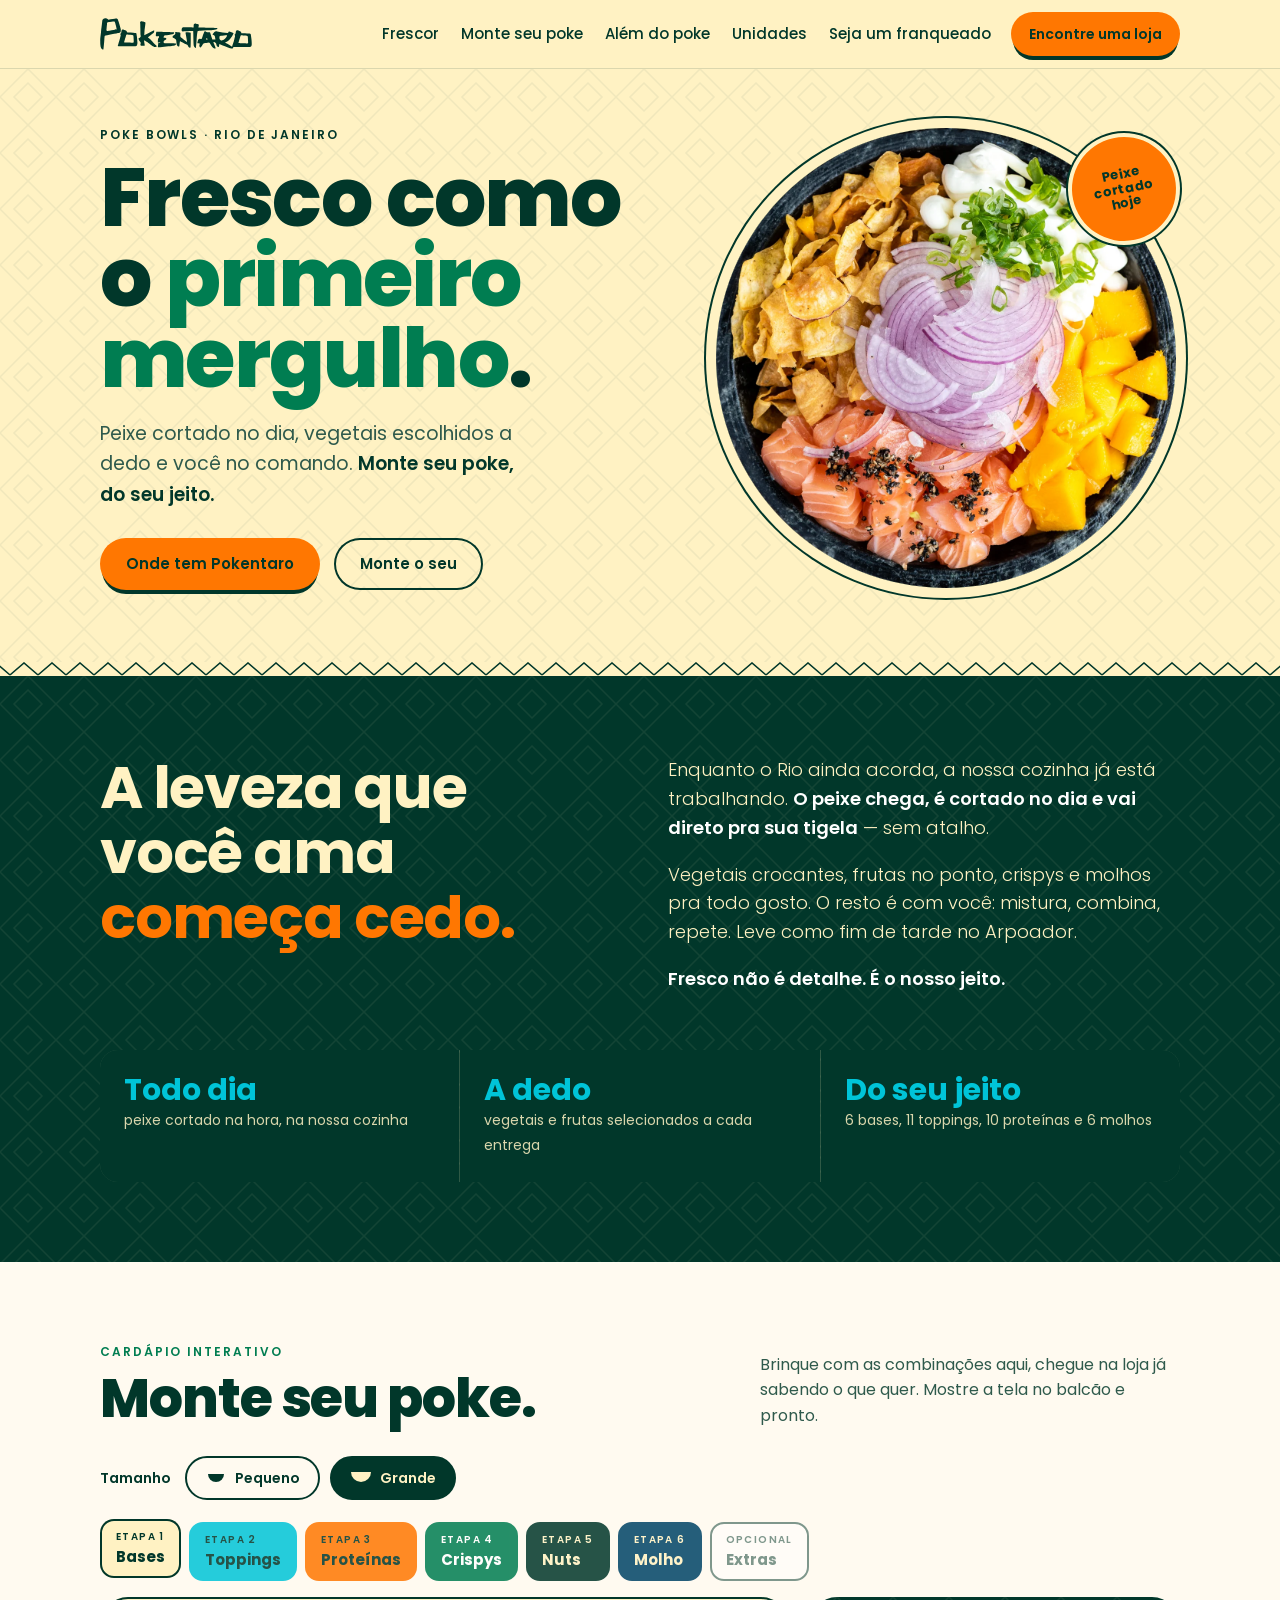
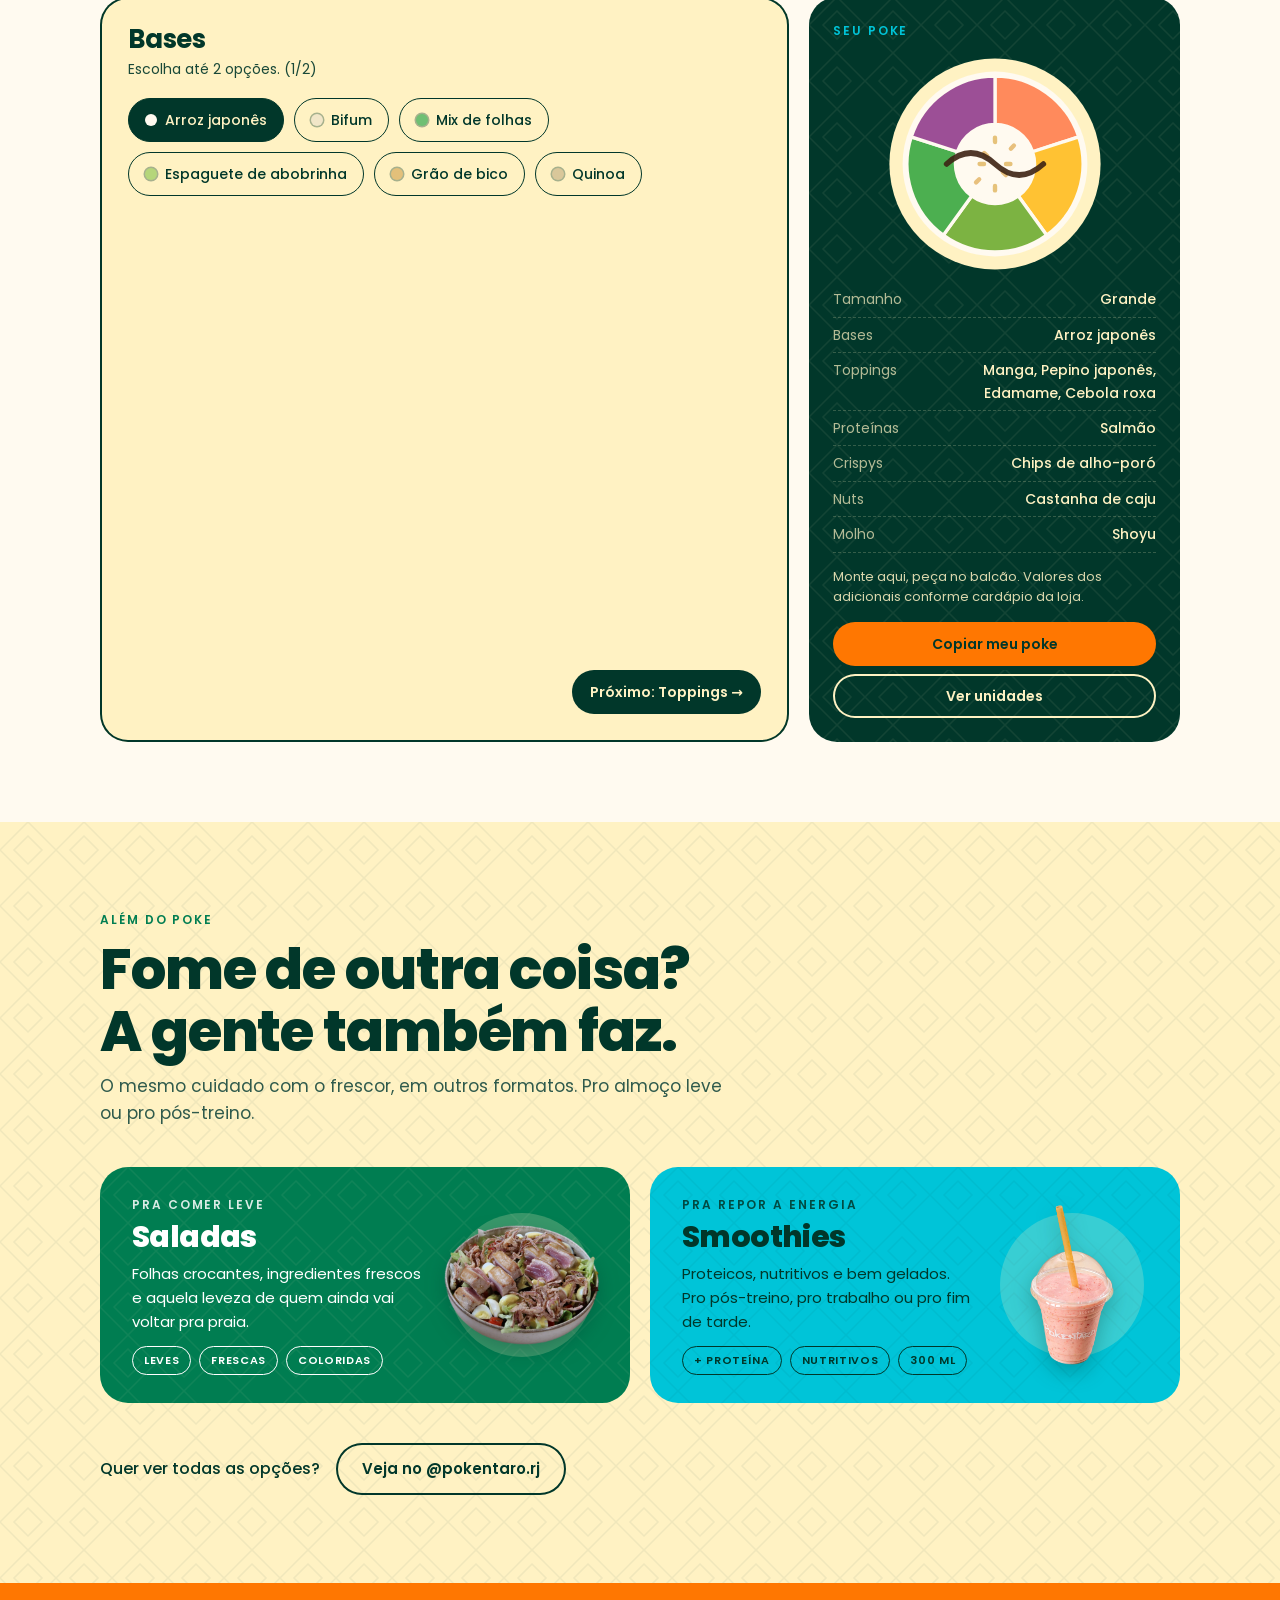
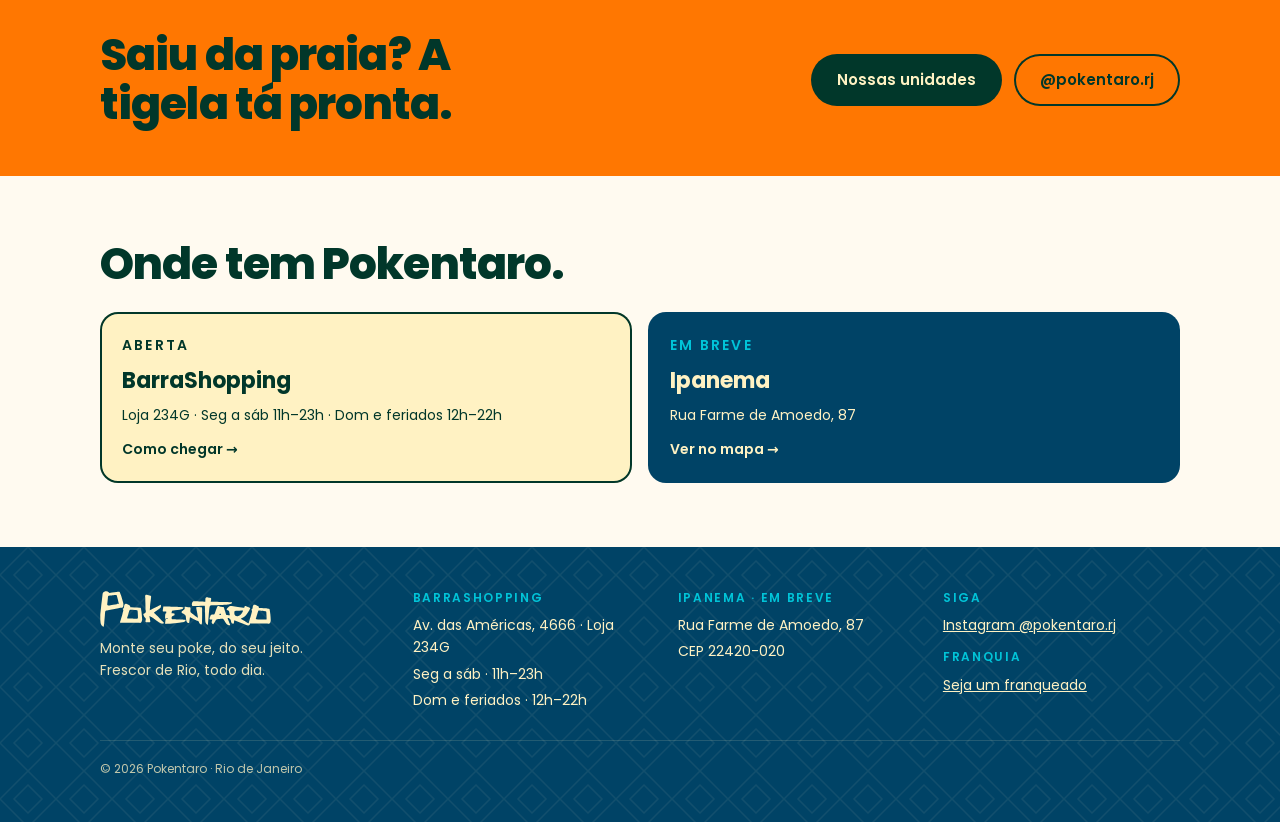
<file: index.html>
<!doctype html>
<html lang="pt-BR">
<head>
<meta charset="utf-8">
<meta name="viewport" content="width=device-width, initial-scale=1, viewport-fit=cover">
<title>Pokentaro · Monte seu poke, do seu jeito | Poke no Rio de Janeiro</title>
<meta name="description" content="Poke bowls com peixe cortado no dia e total liberdade para montar. Pokentaro no BarraShopping e, em breve, na Farme de Amoedo, em Ipanema.">
<meta name="theme-color" content="#fff2c3">
<link rel="canonical" href="https://www.pokentaro.com.br/">
<link rel="icon" href="favicon.svg" type="image/svg+xml">
<meta property="og:type" content="website">
<meta property="og:locale" content="pt_BR">
<meta property="og:title" content="Pokentaro · Monte seu poke, do seu jeito">
<meta property="og:description" content="Peixe cortado no dia, vegetais selecionados e você no comando. BarraShopping e Ipanema.">
<meta property="og:image" content="https://www.pokentaro.com.br/og.jpg">
<link rel="preconnect" href="https://fonts.googleapis.com">
<link rel="preconnect" href="https://fonts.gstatic.com" crossorigin>
<link rel="stylesheet" href="https://fonts.googleapis.com/css2?family=Poppins:wght@300;400;500;600;700;800&display=swap">
<link rel="stylesheet" href="styles.css?v=10">
<script type="application/ld+json">
{"@context":"https://schema.org","@type":"Restaurant","name":"Pokentaro BarraShopping","servesCuisine":["Poke","Japonesa","Havaiana"],"url":"https://www.pokentaro.com.br/unidades#barra","sameAs":["https://www.instagram.com/pokentaro.rj/"],
"address":{"@type":"PostalAddress","streetAddress":"Av. das Américas, 4666 — Loja 234G, BarraShopping","addressLocality":"Rio de Janeiro","addressRegion":"RJ","addressCountry":"BR"},
"openingHoursSpecification":[{"@type":"OpeningHoursSpecification","dayOfWeek":["Monday","Tuesday","Wednesday","Thursday","Friday","Saturday"],"opens":"11:00","closes":"23:00"},{"@type":"OpeningHoursSpecification","dayOfWeek":"Sunday","opens":"12:00","closes":"22:00"}]}
</script>
</head>
<body>
<a class="skip" href="#conteudo">Pular para o conteúdo</a>

<header class="nav">
  <div class="wrap">
    <a class="logo" href="/" aria-label="Pokentaro — início"><img src="logo-pokentaro-verde.svg" alt="Pokentaro" width="152" height="32"></a>
    <ul>
      <li><a href="#frescor">Frescor</a></li>
      <li><a href="#monte">Monte seu poke</a></li>
      <li><a href="#alem">Além do poke</a></li>
      <li><a href="/unidades">Unidades</a></li>
      <li><a href="/franquia">Seja um franqueado</a></li>
    </ul>
    <a class="btn btn-laranja btn-sm" href="/unidades">Encontre uma loja</a>
  </div>
</header>

<main id="conteudo">
  <section class="hero" aria-labelledby="hero-title">
    <div class="wrap">
      <div>
        <p class="eyebrow">Poke bowls · Rio de Janeiro</p>
        <h1 id="hero-title">Fresco como o <em>primeiro mergulho</em>.</h1>
        <p class="sub">Peixe cortado no dia, vegetais escolhidos a dedo e você no comando. <strong>Monte seu poke, do seu jeito.</strong></p>
        <div class="ctas">
          <a class="btn btn-laranja" href="/unidades">Onde tem Pokentaro</a>
          <a class="btn btn-ghost" href="#monte">Monte o seu</a>
        </div>
      </div>
      <figure class="hero-fig" id="hero-fig">
        <img class="foto" src="poke-topo.webp?v=10" alt="Poke bowl Pokentaro visto de cima, com salmão, manga, edamame e toppings coloridos" width="920" height="920" fetchpriority="high">
        <svg viewBox="0 0 400 400" role="img" aria-label="Ilustração de poke bowl visto de cima">
          <circle cx="200" cy="200" r="190" fill="none" stroke="#01372a" stroke-width="2" stroke-dasharray="3 9"/>
          <circle cx="200" cy="200" r="168" fill="#01372a"/>
          <circle cx="200" cy="200" r="150" fill="#fffaf0"/>
          <path d="M200 200 L200 50 A150 150 0 0 1 330 125 Z" fill="#ff7701"/>
          <path d="M200 200 L330 125 A150 150 0 0 1 330 275 Z" fill="#007d51"/>
          <g fill="#9fe0b8"><circle cx="290" cy="180" r="9"/><circle cx="310" cy="205" r="9"/><circle cx="285" cy="215" r="9"/><circle cx="305" cy="235" r="9"/></g>
          <path d="M200 200 L330 275 A150 150 0 0 1 200 350 Z" fill="#00c4d8"/>
          <path d="M200 200 L200 350 A150 150 0 0 1 70 275 Z" fill="#ffc233"/>
          <path d="M200 200 L70 275 A150 150 0 0 1 70 125 Z" fill="#e84a5f"/>
          <path d="M200 200 L70 125 A150 150 0 0 1 200 50 Z" fill="#004366"/>
          <circle cx="200" cy="200" r="38" fill="#fff2c3" stroke="#01372a" stroke-width="3"/>
          <g fill="#01372a"><circle cx="190" cy="192" r="2.2"/><circle cx="206" cy="188" r="2.2"/><circle cx="198" cy="206" r="2.2"/><circle cx="212" cy="204" r="2.2"/></g>
        </svg>
        <div class="sticker" aria-hidden="true">Peixe<br>cortado<br>hoje</div>
      </figure>
    </div>
  </section>
  <div class="divider" aria-hidden="true"></div>

  <section class="manifesto" id="frescor" aria-labelledby="manifesto-title">
    <div class="wrap">
      <h2 id="manifesto-title">A leveza que você ama <span>começa cedo.</span></h2>
      <div class="texto">
        <p>Enquanto o Rio ainda acorda, a nossa cozinha já está trabalhando. <strong>O peixe chega, é cortado no dia e vai direto pra sua tigela</strong> — sem atalho.</p>
        <p>Vegetais crocantes, frutas no ponto, crispys e molhos pra todo gosto. O resto é com você: mistura, combina, repete. Leve como fim de tarde no Arpoador.</p>
        <p><strong>Fresco não é detalhe. É o nosso jeito.</strong></p>
      </div>
      <div class="provas">
        <div><b>Todo dia</b><span>peixe cortado na hora, na nossa cozinha</span></div>
        <div><b>A dedo</b><span>vegetais e frutas selecionados a cada entrega</span></div>
        <div><b>Do seu jeito</b><span>6 bases, 11 toppings, 10 proteínas e 6 molhos</span></div>
      </div>
    </div>
  </section>

  <section class="monte" id="monte" aria-labelledby="monte-title">
    <div class="wrap">
      <div class="monte-head">
        <div>
          <p class="eyebrow" style="color:var(--verde-claro)">Cardápio interativo</p>
          <h2 id="monte-title" style="margin-top:8px">Monte seu poke.</h2>
        </div>
        <p>Brinque com as combinações aqui, chegue na loja já sabendo o que quer. Mostre a tela no balcão e pronto.</p>
      </div>

      <div class="tamanho" role="group" aria-label="Tamanho do poke">
        <span class="rot">Tamanho</span>
        <button type="button" class="tam-btn" data-tam="pequeno" aria-pressed="false"><svg viewBox="0 0 22 14" aria-hidden="true"><path d="M3 3h16a8 8 0 0 1-16 0z" fill="currentColor"/></svg>Pequeno</button>
        <button type="button" class="tam-btn" data-tam="grande" aria-pressed="true"><svg viewBox="0 0 22 14" aria-hidden="true"><path d="M1 1h20a10 10 0 0 1-20 0z" fill="currentColor"/></svg>Grande</button>
      </div>

      <div class="passos-scroll">
        <div class="passos" role="tablist" aria-label="Etapas de montagem" id="passos"></div>
      </div>

      <div class="monte-grid">
        <div class="painel" id="painel" role="tabpanel"></div>
        <aside class="tigela" aria-label="Resumo do seu poke">
          <p class="eyebrow" style="color:var(--azul-piscina)">Seu poke</p>
          <svg viewBox="0 0 200 200" id="mini" aria-hidden="true"></svg>
          <ul id="resumo"></ul>
          <div class="total" id="total-extras" hidden><span>Adicionais</span><span id="valor-extras"></span></div>
          <p class="fim">Monte aqui, peça no balcão. Valores dos adicionais conforme cardápio da loja.</p>
          <div class="acoes-t">
            <button type="button" class="btn btn-laranja btn-sm" id="copiar-poke">Copiar meu poke</button>
            <a class="btn btn-ghost-claro btn-sm" href="/unidades">Ver unidades</a>
          </div>
        </aside>
      </div>
    </div>
  </section>

  <section class="alem" id="alem" aria-labelledby="alem-title">
    <div class="wrap">
      <div class="alem-head">
        <p class="eyebrow" style="color:var(--verde-claro)">Além do poke</p>
        <h2 id="alem-title">Fome de outra coisa? A gente também faz.</h2>
        <p>O mesmo cuidado com o frescor, em outros formatos. Pro almoço leve ou pro pós-treino.</p>
      </div>
      <div class="alem-grid">
        <article class="alem-card alem-salada">
          <div class="alem-media"><img src="salada.webp?v=10" alt="Salada Pokentaro com atum selado, ovos de codorna, folhas verdes e crispy de cebola" width="975" height="751" loading="lazy"></div>
          <div class="alem-txt">
            <p class="eyebrow">Pra comer leve</p>
            <h3>Saladas</h3>
            <p>Folhas crocantes, ingredientes frescos e aquela leveza de quem ainda vai voltar pra praia.</p>
            <ul class="tags"><li>Leves</li><li>Frescas</li><li>Coloridas</li></ul>
          </div>
        </article>
        <article class="alem-card alem-smoothie">
          <div class="alem-media"><img src="smoothie.webp?v=10" alt="Smoothie de frutas vermelhas no copo Pokentaro de 300 ml" width="625" height="1200" loading="lazy"></div>
          <div class="alem-txt">
            <p class="eyebrow">Pra repor a energia</p>
            <h3>Smoothies</h3>
            <p>Proteicos, nutritivos e bem gelados. Pro pós-treino, pro trabalho ou pro fim de tarde.</p>
            <ul class="tags"><li>+ Proteína</li><li>Nutritivos</li><li>300 ml</li></ul>
          </div>
        </article>
      </div>
      <div class="alem-cta">
        <p>Quer ver todas as opções?</p>
        <a class="btn btn-ghost" href="https://www.instagram.com/pokentaro.rj/" target="_blank" rel="noopener">Veja no @pokentaro.rj</a>
      </div>
    </div>
  </section>

  <section class="faixa" aria-labelledby="faixa-title">
    <div class="wrap">
      <h2 id="faixa-title">Saiu da praia? A tigela tá pronta.</h2>
      <div class="acoes">
        <a class="btn btn-verde" href="/unidades">Nossas unidades</a>
        <a class="btn btn-ghost" href="https://www.instagram.com/pokentaro.rj/" target="_blank" rel="noopener">@pokentaro.rj</a>
      </div>
    </div>
  </section>

  <section class="lojas-mini" aria-labelledby="lojas-title">
    <div class="wrap">
      <h2 id="lojas-title">Onde tem Pokentaro.</h2>
      <div class="mini-grid">
        <a class="mini mini-barra" href="/unidades#barra">
          <span class="eyebrow">Aberta</span>
          <b>BarraShopping</b>
          <span>Loja 234G · Seg a sáb 11h–23h · Dom e feriados 12h–22h</span>
          <span class="ver">Como chegar →</span>
        </a>
        <a class="mini mini-ipa" href="/unidades#ipanema">
          <span class="eyebrow" style="color:var(--azul-piscina)">Em breve</span>
          <b>Ipanema</b>
          <span>Rua Farme de Amoedo, 87</span>
          <span class="ver">Ver no mapa →</span>
        </a>
      </div>
    </div>
  </section>
</main>

<footer class="foot">
  <div class="wrap">
    <div>
      <a class="logo" href="/"><img src="logo-pokentaro-creme.svg" alt="Pokentaro" width="170" height="36" style="height:36px"></a>
      <p style="margin-top:10px;max-width:28ch;opacity:.9">Monte seu poke, do seu jeito. Frescor de Rio, todo dia.</p>
    </div>
    <div>
      <h4>BarraShopping</h4>
      <p>Av. das Américas, 4666 · Loja 234G</p>
      <p>Seg a sáb · 11h–23h</p>
      <p>Dom e feriados · 12h–22h</p>
    </div>
    <div>
      <h4>Ipanema · em breve</h4>
      <p>Rua Farme de Amoedo, 87</p>
      <p>CEP 22420-020</p>
    </div>
    <div>
      <h4>Siga</h4>
      <p><a href="https://www.instagram.com/pokentaro.rj/" target="_blank" rel="noopener">Instagram @pokentaro.rj</a></p>
      <h4 style="margin-top:14px">Franquia</h4>
      <p><a href="/franquia">Seja um franqueado</a></p>
    </div>
    <p class="fine">© <span data-ano>2026</span> Pokentaro · Rio de Janeiro</p>
  </div>
</footer>

<script src="main.js?v=10" defer></script>
<script src="monte.js?v=10" defer></script>
</body>
</html>
</file>
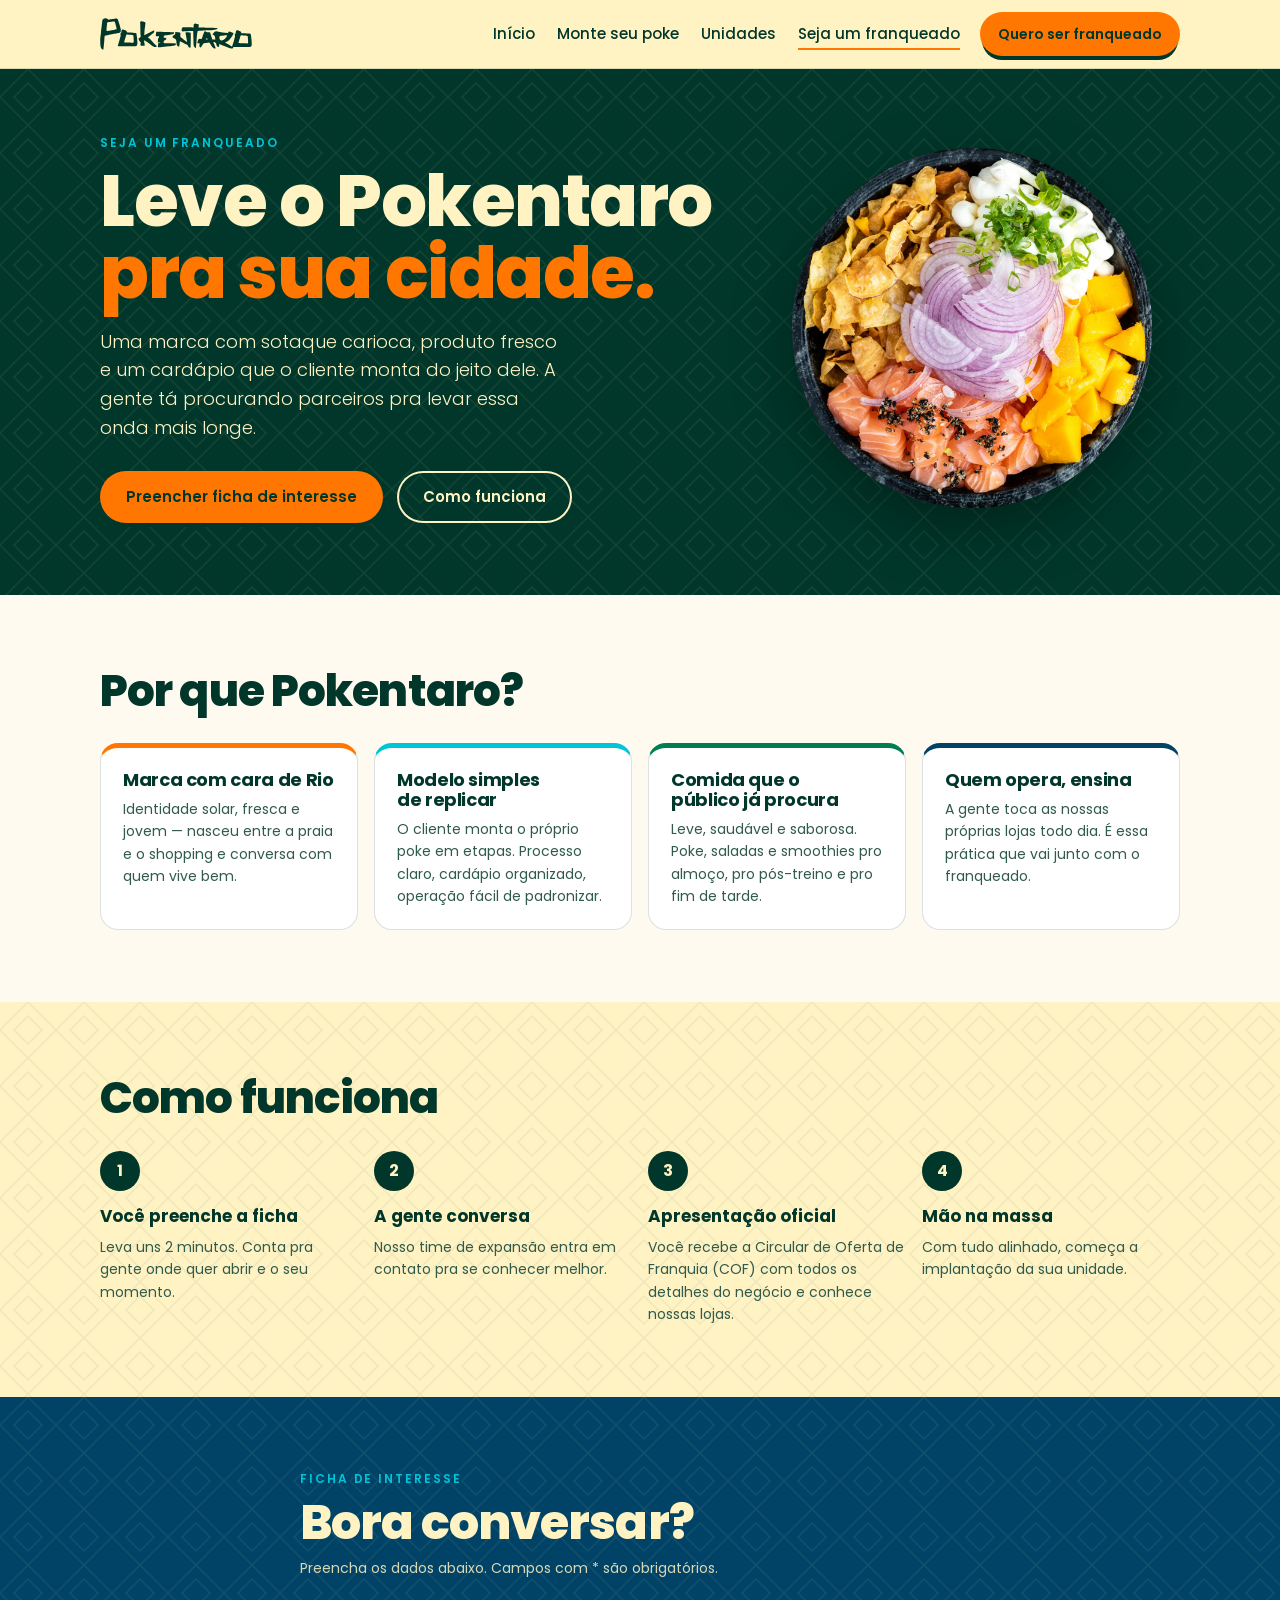
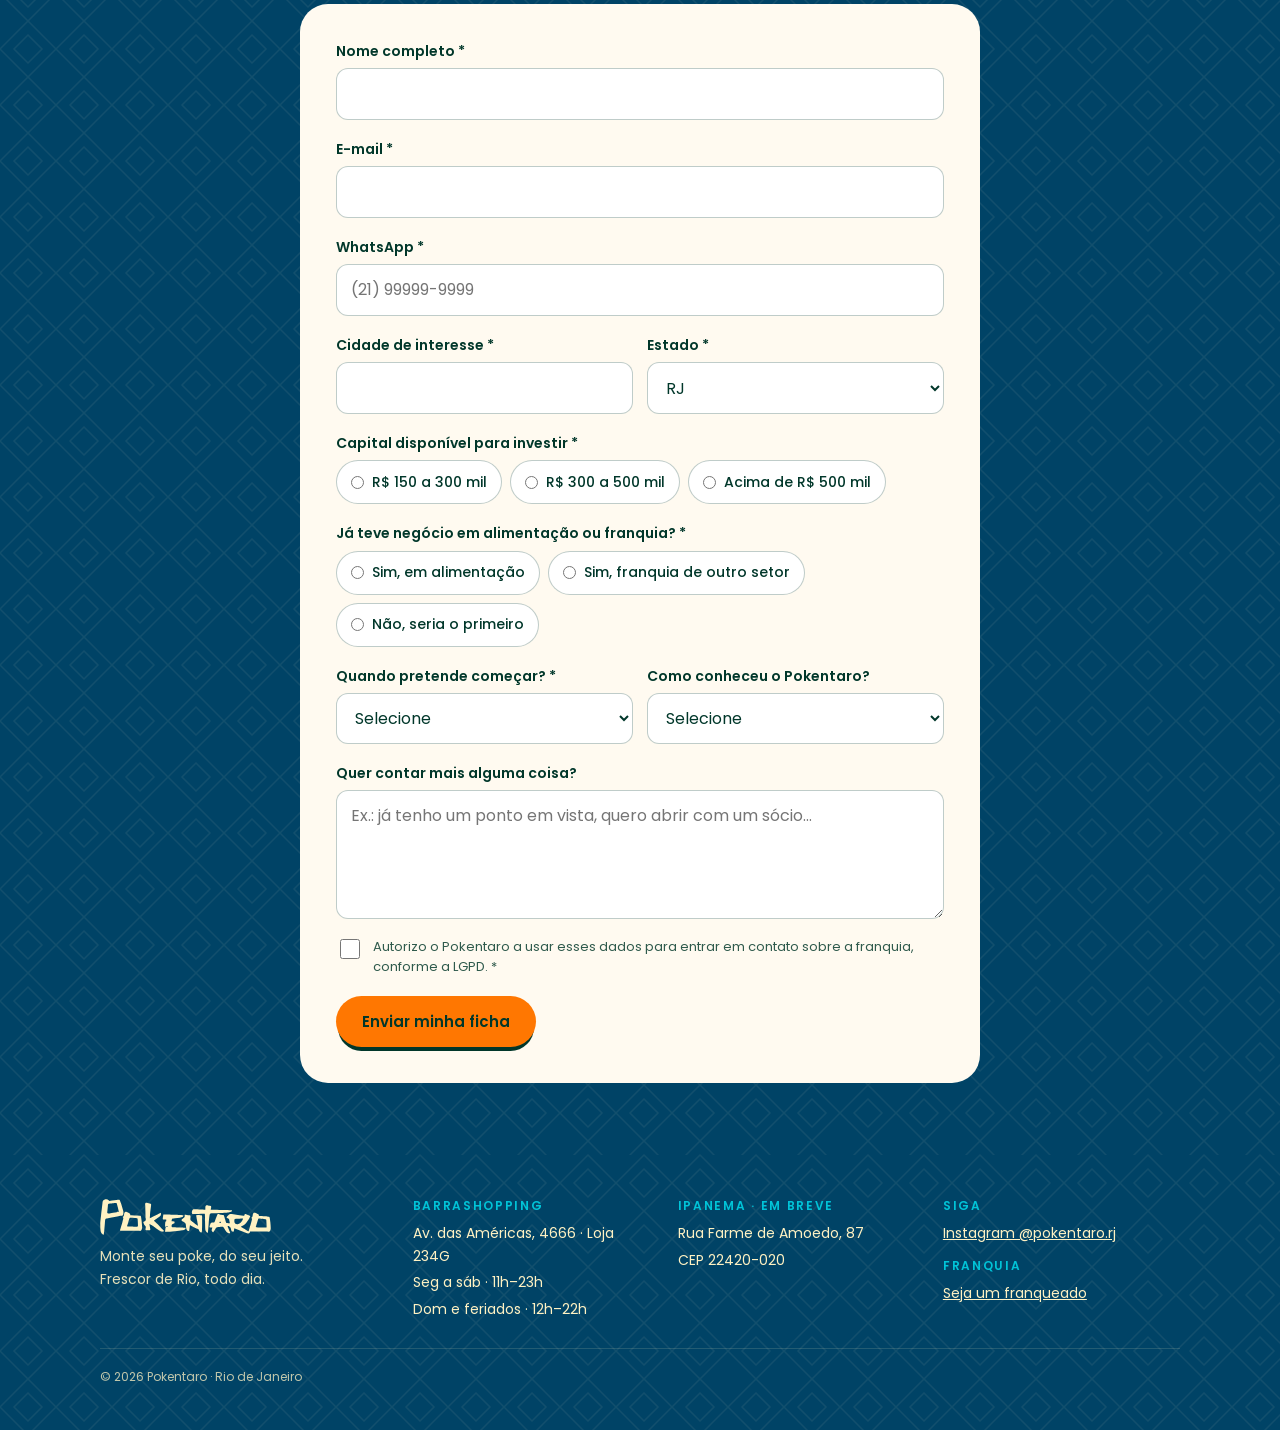
<file: franquia.html>
<!doctype html>
<html lang="pt-BR">
<head>
<meta charset="utf-8">
<meta name="viewport" content="width=device-width, initial-scale=1, viewport-fit=cover">
<title>Seja um franqueado · Pokentaro</title>
<meta name="description" content="Leve o Pokentaro pra sua cidade. Preencha a ficha de interesse e fale com o time de expansão da franquia.">
<meta name="theme-color" content="#01372a">
<link rel="canonical" href="https://www.pokentaro.com.br/franquia">
<link rel="icon" href="favicon.svg" type="image/svg+xml">
<meta property="og:type" content="website">
<meta property="og:locale" content="pt_BR">
<meta property="og:title" content="Seja um franqueado Pokentaro">
<meta property="og:description" content="Leve o frescor carioca do Pokentaro pra sua cidade. Preencha a ficha de interesse.">
<meta property="og:image" content="https://www.pokentaro.com.br/og.jpg">
<link rel="preconnect" href="https://fonts.googleapis.com">
<link rel="preconnect" href="https://fonts.gstatic.com" crossorigin>
<link rel="stylesheet" href="https://fonts.googleapis.com/css2?family=Poppins:wght@300;400;500;600;700;800&display=swap">
<link rel="stylesheet" href="styles.css?v=11">
</head>
<body>
<a class="skip" href="#conteudo">Pular para o conteúdo</a>

<header class="nav">
  <div class="wrap">
    <a class="logo" href="/" aria-label="Pokentaro — início"><img src="logo-pokentaro-verde.svg" alt="Pokentaro" width="152" height="32"></a>
    <ul>
      <li><a href="/">Início</a></li>
      <li><a href="/#monte">Monte seu poke</a></li>
      <li><a href="/unidades">Unidades</a></li>
      <li><a href="/franquia" aria-current="page">Seja um franqueado</a></li>
    </ul>
    <a class="btn btn-laranja btn-sm" href="#ficha">Quero ser franqueado</a>
  </div>
</header>

<main id="conteudo">
  <section class="fr-hero" aria-labelledby="fr-title">
    <div class="wrap">
      <div class="fr-hero-txt">
        <p class="eyebrow">Seja um franqueado</p>
        <h1 id="fr-title">Leve o Pokentaro <span>pra sua cidade.</span></h1>
        <p class="sub">Uma marca com sotaque carioca, produto fresco e um cardápio que o cliente monta do jeito dele. A gente tá procurando parceiros pra levar essa onda mais longe.</p>
        <div class="ctas">
          <a class="btn btn-laranja" href="#ficha">Preencher ficha de interesse</a>
          <a class="btn btn-ghost-claro" href="#como-funciona">Como funciona</a>
        </div>
      </div>
      <figure class="fr-hero-fig">
        <img src="poke-topo.webp?v=9" alt="Poke bowl Pokentaro visto de cima" width="1200" height="1200">
      </figure>
    </div>
  </section>

  <section class="fr-porque" aria-labelledby="porque-title">
    <div class="wrap">
      <h2 id="porque-title">Por que Pokentaro?</h2>
      <div class="fr-cards">
        <article><h3>Marca com cara de Rio</h3><p>Identidade solar, fresca e jovem — nasceu entre a praia e o shopping e conversa com quem vive bem.</p></article>
        <article><h3>Modelo simples de replicar</h3><p>O cliente monta o próprio poke em etapas. Processo claro, cardápio organizado, operação fácil de padronizar.</p></article>
        <article><h3>Comida que o público já procura</h3><p>Leve, saudável e saborosa. Poke, saladas e smoothies pro almoço, pro pós-treino e pro fim de tarde.</p></article>
        <article><h3>Quem opera, ensina</h3><p>A gente toca as nossas próprias lojas todo dia. É essa prática que vai junto com o franqueado.</p></article>
      </div>
    </div>
  </section>

  <section class="fr-passos" id="como-funciona" aria-labelledby="passos-title">
    <div class="wrap">
      <h2 id="passos-title">Como funciona</h2>
      <ol>
        <li><b>Você preenche a ficha</b><span>Leva uns 2 minutos. Conta pra gente onde quer abrir e o seu momento.</span></li>
        <li><b>A gente conversa</b><span>Nosso time de expansão entra em contato pra se conhecer melhor.</span></li>
        <li><b>Apresentação oficial</b><span>Você recebe a Circular de Oferta de Franquia (COF) com todos os detalhes do negócio e conhece nossas lojas.</span></li>
        <li><b>Mão na massa</b><span>Com tudo alinhado, começa a implantação da sua unidade.</span></li>
      </ol>
    </div>
  </section>

  <section class="fr-form-sec" id="ficha" aria-labelledby="ficha-title">
    <div class="wrap">
      <div class="fr-form-head">
        <p class="eyebrow">Ficha de interesse</p>
        <h2 id="ficha-title">Bora conversar?</h2>
        <p>Preencha os dados abaixo. Campos com * são obrigatórios.</p>
      </div>

      <form id="form-franquia" class="fr-form" novalidate>
        <div class="campo"><label for="f-nome">Nome completo *</label><input id="f-nome" name="nome" type="text" autocomplete="name" required></div>
        <div class="campo"><label for="f-email">E-mail *</label><input id="f-email" name="email" type="email" autocomplete="email" required></div>
        <div class="campo"><label for="f-whats">WhatsApp *</label><input id="f-whats" name="whatsapp" type="tel" autocomplete="tel" inputmode="tel" placeholder="(21) 99999-9999" required></div>
        <div class="campo campo-duplo">
          <div><label for="f-cidade">Cidade de interesse *</label><input id="f-cidade" name="cidade" type="text" required></div>
          <div><label for="f-uf">Estado *</label>
            <select id="f-uf" name="estado" required>
              <option value="">UF</option>
              <option>AC</option><option>AL</option><option>AP</option><option>AM</option><option>BA</option><option>CE</option><option>DF</option><option>ES</option><option>GO</option><option>MA</option><option>MT</option><option>MS</option><option>MG</option><option>PA</option><option>PB</option><option>PR</option><option>PE</option><option>PI</option><option selected>RJ</option><option>RN</option><option>RS</option><option>RO</option><option>RR</option><option>SC</option><option>SP</option><option>SE</option><option>TO</option>
            </select>
          </div>
        </div>
        <fieldset class="campo">
          <legend>Capital disponível para investir *</legend>
          <div class="opcoes">
            <label><input type="radio" name="capital" value="R$ 150 a 300 mil" required> R$ 150 a 300 mil</label>
            <label><input type="radio" name="capital" value="R$ 300 a 500 mil"> R$ 300 a 500 mil</label>
            <label><input type="radio" name="capital" value="Acima de R$ 500 mil"> Acima de R$ 500 mil</label>
          </div>
        </fieldset>
        <fieldset class="campo">
          <legend>Já teve negócio em alimentação ou franquia? *</legend>
          <div class="opcoes">
            <label><input type="radio" name="experiencia" value="Sim, em alimentação" required> Sim, em alimentação</label>
            <label><input type="radio" name="experiencia" value="Sim, em franquia de outro setor"> Sim, franquia de outro setor</label>
            <label><input type="radio" name="experiencia" value="Não, seria o primeiro"> Não, seria o primeiro</label>
          </div>
        </fieldset>
        <div class="campo campo-duplo">
          <div><label for="f-prazo">Quando pretende começar? *</label>
            <select id="f-prazo" name="prazo" required>
              <option value="">Selecione</option><option>Em até 3 meses</option><option>De 3 a 6 meses</option><option>De 6 a 12 meses</option><option>Ainda estou pesquisando</option>
            </select></div>
          <div><label for="f-origem">Como conheceu o Pokentaro?</label>
            <select id="f-origem" name="origem">
              <option value="">Selecione</option><option>Sou cliente</option><option>Instagram</option><option>Indicação</option><option>Google</option><option>Outro</option>
            </select></div>
        </div>
        <div class="campo"><label for="f-msg">Quer contar mais alguma coisa?</label><textarea id="f-msg" name="mensagem" rows="4" placeholder="Ex.: já tenho um ponto em vista, quero abrir com um sócio..."></textarea></div>
        <div class="hp" aria-hidden="true"><label for="f-site">Não preencha</label><input id="f-site" name="site" type="text" tabindex="-1" autocomplete="off"></div>
        <label class="consent"><input type="checkbox" id="f-lgpd" name="consentimento" value="sim" required> <span>Autorizo o Pokentaro a usar esses dados para entrar em contato sobre a franquia, conforme a LGPD. *</span></label>
        <p class="erro" id="form-erro" role="alert" hidden></p>
        <button class="btn btn-laranja" type="submit" id="f-enviar">Enviar minha ficha</button>
      </form>

      <div class="fr-sucesso" id="fr-sucesso" hidden tabindex="-1">
        <div class="sol-mini" aria-hidden="true"></div>
        <p class="eyebrow">Ficha recebida</p>
        <h2>Aí sim, <span id="suc-nome">parceiro</span>! Sua onda chegou aqui.</h2>
        <p>Tua ficha já tá com o nosso time de expansão. Em breve a gente te chama no WhatsApp ou no e-mail pra trocar uma ideia sobre levar o Pokentaro pra <b id="suc-cidade">sua cidade</b>.</p>
        <p>Enquanto isso, dá um mergulho no nosso Instagram e vai pegando o clima.</p>
        <div class="ctas">
          <a class="btn btn-laranja" href="https://www.instagram.com/pokentaro.rj/" target="_blank" rel="noopener">Seguir @pokentaro.rj</a>
          <a class="btn btn-ghost-claro" href="/">Voltar pro site</a>
        </div>
      </div>
    </div>
  </section>
</main>

<footer class="foot">
  <div class="wrap">
    <div>
      <a class="logo" href="/"><img src="logo-pokentaro-creme.svg" alt="Pokentaro" width="170" height="36" style="height:36px"></a>
      <p style="margin-top:10px;max-width:28ch;opacity:.9">Monte seu poke, do seu jeito. Frescor de Rio, todo dia.</p>
    </div>
    <div>
      <h4>BarraShopping</h4>
      <p>Av. das Américas, 4666 · Loja 234G</p>
      <p>Seg a sáb · 11h–23h</p>
      <p>Dom e feriados · 12h–22h</p>
    </div>
    <div>
      <h4>Ipanema · em breve</h4>
      <p>Rua Farme de Amoedo, 87</p>
      <p>CEP 22420-020</p>
    </div>
    <div>
      <h4>Siga</h4>
      <p><a href="https://www.instagram.com/pokentaro.rj/" target="_blank" rel="noopener">Instagram @pokentaro.rj</a></p>
      <h4 style="margin-top:14px">Franquia</h4>
      <p><a href="/franquia">Seja um franqueado</a></p>
    </div>
    <p class="fine">© <span data-ano>2026</span> Pokentaro · Rio de Janeiro</p>
  </div>
</footer>

<script src="main.js?v=11" defer></script>
<script src="franquia.js?v=11" defer></script>
</body>
</html>
</file>
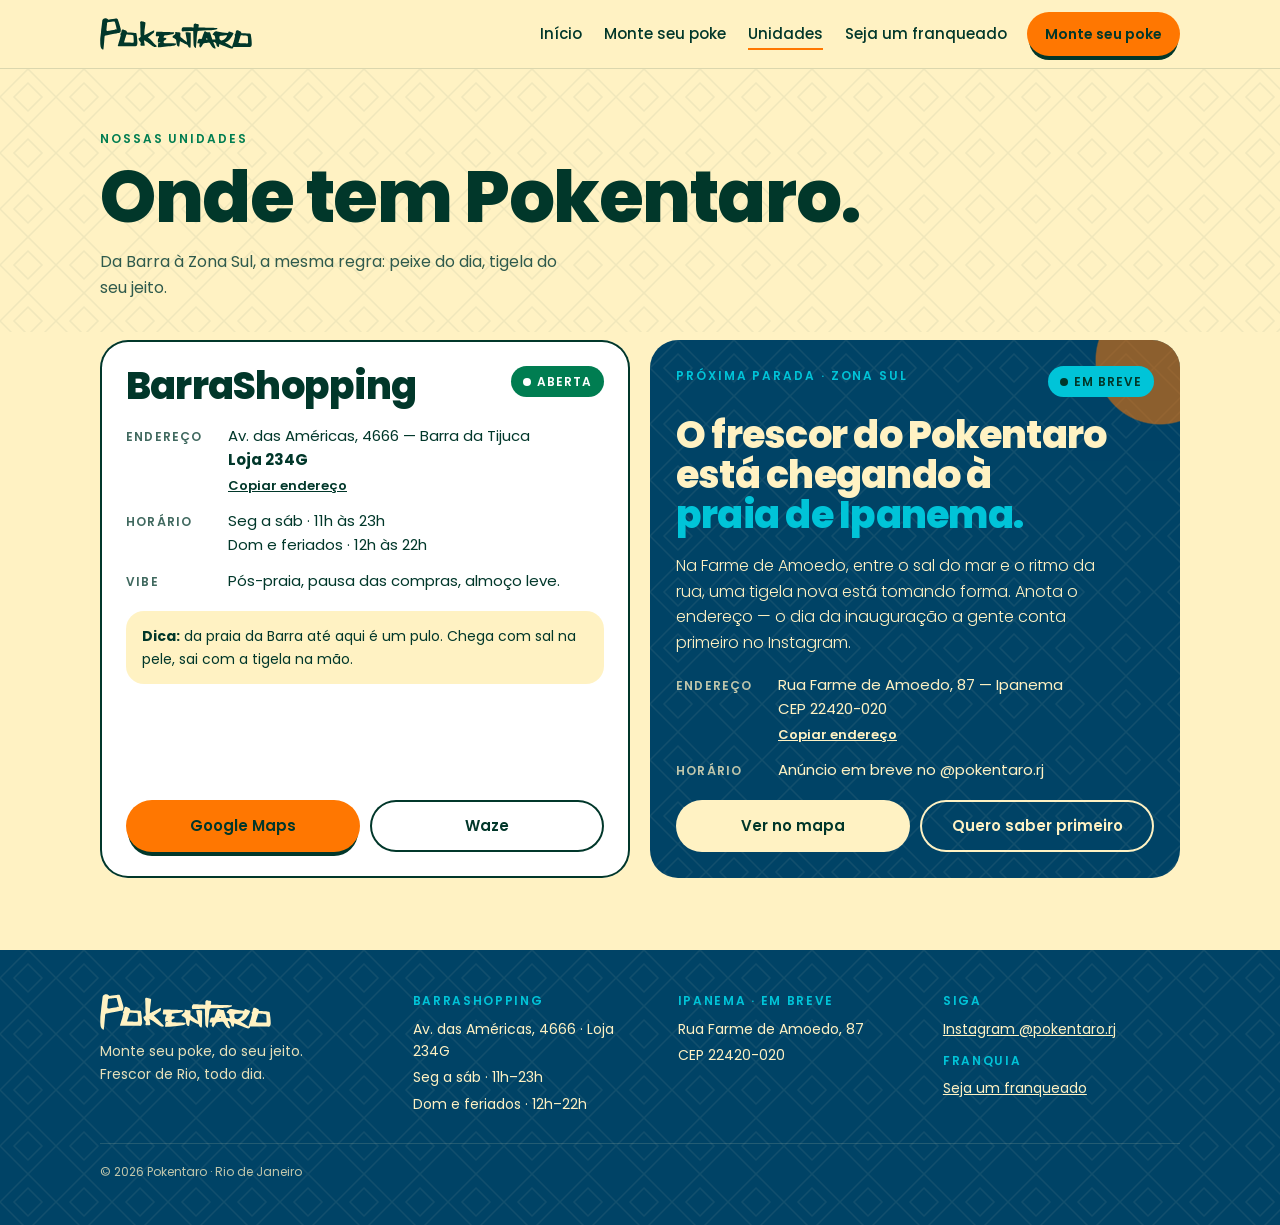
<file: unidades.html>
<!doctype html>
<html lang="pt-BR">
<head>
<meta charset="utf-8">
<meta name="viewport" content="width=device-width, initial-scale=1, viewport-fit=cover">
<title>Nossas Unidades · Pokentaro BarraShopping e Ipanema</title>
<meta name="description" content="Pokentaro no BarraShopping (Loja 234G), aberto todos os dias, e em breve na Rua Farme de Amoedo, 87, em Ipanema. Endereços, horários e rotas.">
<meta name="theme-color" content="#fff2c3">
<link rel="canonical" href="https://www.pokentaro.com.br/unidades">
<link rel="icon" href="favicon.svg" type="image/svg+xml">
<meta property="og:type" content="website">
<meta property="og:locale" content="pt_BR">
<meta property="og:title" content="Nossas Unidades · Pokentaro">
<meta property="og:description" content="BarraShopping, Loja 234G · Ipanema, Rua Farme de Amoedo, 87 (em breve).">
<meta property="og:image" content="https://www.pokentaro.com.br/og.jpg">
<link rel="preconnect" href="https://fonts.googleapis.com">
<link rel="preconnect" href="https://fonts.gstatic.com" crossorigin>
<link rel="stylesheet" href="https://fonts.googleapis.com/css2?family=Poppins:wght@300;400;500;600;700;800&display=swap">
<link rel="stylesheet" href="styles.css?v=10">
<script type="application/ld+json">
[{"@context":"https://schema.org","@type":"Restaurant","name":"Pokentaro BarraShopping","servesCuisine":["Poke","Japonesa","Havaiana"],"url":"https://www.pokentaro.com.br/unidades#barra","sameAs":["https://www.instagram.com/pokentaro.rj/"],
"address":{"@type":"PostalAddress","streetAddress":"Av. das Américas, 4666 — Loja 234G, BarraShopping","addressLocality":"Rio de Janeiro","addressRegion":"RJ","addressCountry":"BR"},
"openingHoursSpecification":[{"@type":"OpeningHoursSpecification","dayOfWeek":["Monday","Tuesday","Wednesday","Thursday","Friday","Saturday"],"opens":"11:00","closes":"23:00"},{"@type":"OpeningHoursSpecification","dayOfWeek":"Sunday","opens":"12:00","closes":"22:00"}]},
{"@context":"https://schema.org","@type":"Restaurant","name":"Pokentaro Ipanema","servesCuisine":["Poke","Japonesa","Havaiana"],"url":"https://www.pokentaro.com.br/unidades#ipanema",
"address":{"@type":"PostalAddress","streetAddress":"Rua Farme de Amoedo, 87","addressLocality":"Rio de Janeiro","addressRegion":"RJ","postalCode":"22420-020","addressCountry":"BR"}}]
</script>
</head>
<body>
<a class="skip" href="#conteudo">Pular para o conteúdo</a>

<header class="nav">
  <div class="wrap">
    <a class="logo" href="/" aria-label="Pokentaro — início"><img src="logo-pokentaro-verde.svg" alt="Pokentaro" width="152" height="32"></a>
    <ul>
      <li><a href="/">Início</a></li>
      <li><a href="/#monte">Monte seu poke</a></li>
      <li><a href="/unidades" aria-current="page">Unidades</a></li>
      <li><a href="/franquia">Seja um franqueado</a></li>
    </ul>
    <a class="btn btn-laranja btn-sm" href="/#monte">Monte seu poke</a>
  </div>
</header>

<main id="conteudo">
  <section class="u-hero" aria-labelledby="u-title">
    <div class="wrap">
      <p class="eyebrow" style="color:var(--verde-claro)">Nossas unidades</p>
      <h1 id="u-title">Onde tem Pokentaro.</h1>
      <p>Da Barra à Zona Sul, a mesma regra: peixe do dia, tigela do seu jeito.</p>
    </div>
  </section>

  <section class="u-list" aria-label="Lojas">
    <div class="wrap">
      <article class="loja loja-barra" id="barra" aria-labelledby="barra-title">
        <div class="topo">
          <h2 id="barra-title">BarraShopping</h2>
          <span class="status">Aberta</span>
        </div>
        <div class="corpo">
          <dl class="info">
            <div><dt>Endereço</dt><dd>Av. das Américas, 4666 — Barra da Tijuca<br><strong>Loja 234G</strong><br><button type="button" class="copiar" data-copiar="Pokentaro BarraShopping — Av. das Américas, 4666, Loja 234G, Barra da Tijuca, Rio de Janeiro">Copiar endereço</button></dd></div>
            <div><dt>Horário</dt><dd>Seg a sáb · 11h às 23h<br>Dom e feriados · 12h às 22h</dd></div>
            <div><dt>Vibe</dt><dd>Pós-praia, pausa das compras, almoço leve.</dd></div>
          </dl>
          <p class="dica"><b>Dica:</b> da praia da Barra até aqui é um pulo. Chega com sal na pele, sai com a tigela na mão.</p>
          <div class="acoes-loja">
            <a class="btn btn-laranja" href="https://www.google.com/maps/search/?api=1&amp;query=BarraShopping%2C%20Av.%20das%20Am%C3%A9ricas%2C%204666%2C%20Rio%20de%20Janeiro" target="_blank" rel="noopener">Google Maps</a>
            <a class="btn btn-ghost" href="https://waze.com/ul?q=BarraShopping%20Av.%20das%20Am%C3%A9ricas%204666%20Rio%20de%20Janeiro&amp;navigate=yes" target="_blank" rel="noopener">Waze</a>
          </div>
        </div>
      </article>

      <!-- Para inaugurar: troque data-status="breve" por data-status="aberta" e preencha o horário abaixo -->
      <article class="loja loja-ipa" id="ipanema" data-status="breve" aria-labelledby="ipa-title">
        <div class="sol" aria-hidden="true"></div>
        <div class="topo">
          <p class="eyebrow">Próxima parada · Zona Sul</p>
          <span class="status so-breve">Em breve</span>
          <span class="status so-aberta">Aberta</span>
        </div>
        <div class="corpo">
          <h2 id="ipa-title" class="so-breve">O frescor do Pokentaro está chegando à <span>praia de Ipanema.</span></h2>
          <h2 class="so-aberta">Chegamos a <span>Ipanema.</span></h2>
          <p class="mist so-breve">Na Farme de Amoedo, entre o sal do mar e o ritmo da rua, uma tigela nova está tomando forma. Anota o endereço — o dia da inauguração a gente conta primeiro no Instagram.</p>
          <p class="mist so-aberta">Rua de Ipanema, alma de praia, tigela do seu jeito. Passa pra dizer oi.</p>
          <dl class="info">
            <div><dt>Endereço</dt><dd>Rua Farme de Amoedo, 87 — Ipanema<br>CEP 22420-020<br><button type="button" class="copiar" data-copiar="Pokentaro Ipanema — Rua Farme de Amoedo, 87, Ipanema, Rio de Janeiro, CEP 22420-020">Copiar endereço</button></dd></div>
            <div><dt>Horário</dt><dd class="so-breve">Anúncio em breve no @pokentaro.rj</dd><dd class="so-aberta">[preencher na inauguração]</dd></div>
          </dl>
          <div class="acoes-loja">
            <a class="btn btn-creme" href="https://www.google.com/maps/search/?api=1&amp;query=Rua%20Farme%20de%20Amoedo%2C%2087%2C%20Ipanema%2C%20Rio%20de%20Janeiro" target="_blank" rel="noopener">Ver no mapa</a>
            <a class="btn btn-ghost-claro so-breve" href="https://www.instagram.com/pokentaro.rj/" target="_blank" rel="noopener">Quero saber primeiro</a>
            <a class="btn btn-ghost-claro so-aberta" href="https://waze.com/ul?q=Rua%20Farme%20de%20Amoedo%2087%20Ipanema%20Rio%20de%20Janeiro&amp;navigate=yes" target="_blank" rel="noopener">Waze</a>
          </div>
        </div>
      </article>
    </div>
  </section>
</main>

<footer class="foot">
  <div class="wrap">
    <div>
      <a class="logo" href="/"><img src="logo-pokentaro-creme.svg" alt="Pokentaro" width="170" height="36" style="height:36px"></a>
      <p style="margin-top:10px;max-width:28ch;opacity:.9">Monte seu poke, do seu jeito. Frescor de Rio, todo dia.</p>
    </div>
    <div>
      <h4>BarraShopping</h4>
      <p>Av. das Américas, 4666 · Loja 234G</p>
      <p>Seg a sáb · 11h–23h</p>
      <p>Dom e feriados · 12h–22h</p>
    </div>
    <div>
      <h4>Ipanema · em breve</h4>
      <p>Rua Farme de Amoedo, 87</p>
      <p>CEP 22420-020</p>
    </div>
    <div>
      <h4>Siga</h4>
      <p><a href="https://www.instagram.com/pokentaro.rj/" target="_blank" rel="noopener">Instagram @pokentaro.rj</a></p>
      <h4 style="margin-top:14px">Franquia</h4>
      <p><a href="/franquia">Seja um franqueado</a></p>
    </div>
    <p class="fine">© <span data-ano>2026</span> Pokentaro · Rio de Janeiro</p>
  </div>
</footer>

<script src="main.js?v=10" defer></script>
</body>
</html>
</file>
<file: styles.css>
/* =========================================================
   POKENTARO — styles.css
   Paleta oficial + Poppins. Contraste validado (WCAG 2.1 AA).
   Regra de ouro: botão laranja SEMPRE com texto verde escuro.
   ========================================================= */
:root{
  --verde-escuro:#01372a; --verde-claro:#007d51; --creme:#fff2c3; --laranja:#ff7701;
  --azul-escuro:#004366; --azul-piscina:#00c4d8;
  --papel:#fffaf0; --branco:#ffffff;
  --tinta:#01372a; --tinta-suave:#2f5a4c; --linha:rgba(1,55,42,.14);
  --r-m:18px; --r-l:28px;
  --font:'Poppins',ui-sans-serif,system-ui,-apple-system,'Segoe UI',Roboto,sans-serif;
  /* Padrão de linhas provisório — trocar pelo SVG oficial da identidade */
  --pattern-dark:url("data:image/svg+xml,%3Csvg xmlns='http://www.w3.org/2000/svg' width='56' height='56' viewBox='0 0 56 56'%3E%3Cg fill='none' stroke='%23fff2c3' stroke-opacity='.07' stroke-width='1.5'%3E%3Cpath d='M0 28 L28 0 L56 28 L28 56 Z'/%3E%3Cpath d='M14 28 L28 14 L42 28 L28 42 Z'/%3E%3C/g%3E%3C/svg%3E");
  --pattern-light:url("data:image/svg+xml,%3Csvg xmlns='http://www.w3.org/2000/svg' width='56' height='56' viewBox='0 0 56 56'%3E%3Cg fill='none' stroke='%2301372a' stroke-opacity='.06' stroke-width='1.5'%3E%3Cpath d='M0 28 L28 0 L56 28 L28 56 Z'/%3E%3Cpath d='M14 28 L28 14 L42 28 L28 42 Z'/%3E%3C/g%3E%3C/svg%3E");
  --pattern-strip:url("data:image/svg+xml,%3Csvg xmlns='http://www.w3.org/2000/svg' width='28' height='14' viewBox='0 0 28 14'%3E%3Cpath d='M0 13 L14 1 L28 13' fill='none' stroke='%2301372a' stroke-width='1.6'/%3E%3C/svg%3E");
}
*{box-sizing:border-box}
[hidden]{display:none!important}
html{scroll-behavior:smooth;color-scheme:light}
@media (prefers-reduced-motion:reduce){html{scroll-behavior:auto}*{transition:none!important;animation:none!important}}
body{margin:0;background:var(--papel);color:var(--tinta);font-family:var(--font);font-size:16px;line-height:1.6;-webkit-font-smoothing:antialiased}
h1,h2,h3,h4{margin:0;line-height:1.1;text-wrap:balance;letter-spacing:-.02em}
p{margin:0}
a{color:inherit}
img{max-width:100%;display:block}
button{font-family:inherit;cursor:pointer}
:focus-visible{outline:3px solid var(--azul-piscina);outline-offset:3px;border-radius:6px}
.wrap{max-width:1160px;margin:0 auto;padding-inline:clamp(16px,4vw,40px)}
.eyebrow{font-size:12px;font-weight:600;letter-spacing:.16em;text-transform:uppercase}
.sr-only{position:absolute;width:1px;height:1px;overflow:hidden;clip:rect(0 0 0 0);white-space:nowrap}
.skip{position:absolute;left:-999px;top:8px;background:var(--verde-escuro);color:var(--creme);padding:8px 14px;border-radius:999px;z-index:100}
.skip:focus{left:12px}

/* ---------- botões ---------- */
.btn{display:inline-flex;align-items:center;justify-content:center;gap:8px;border:0;border-radius:999px;font-weight:600;font-size:15px;padding:14px 26px;min-height:48px;text-decoration:none;transition:transform .15s ease,box-shadow .15s ease;text-align:center}
.btn:hover{transform:translateY(-2px)}
.btn-laranja{background:var(--laranja);color:var(--verde-escuro);box-shadow:0 6px 0 -2px var(--verde-escuro)}
.btn-laranja:hover{box-shadow:0 8px 0 -2px var(--verde-escuro)}
.btn-verde{background:var(--verde-escuro);color:var(--creme)}
.btn-creme{background:var(--creme);color:var(--verde-escuro)}
.btn-ghost{background:transparent;color:var(--verde-escuro);box-shadow:inset 0 0 0 2px var(--verde-escuro)}
.btn-ghost-claro{background:transparent;color:var(--creme);box-shadow:inset 0 0 0 2px var(--creme)}
.btn-sm{padding:10px 18px;font-size:14px;min-height:44px}

/* ---------- header ---------- */
.nav{background:var(--creme);border-bottom:1px solid var(--linha);position:sticky;top:env(safe-area-inset-top,0px);z-index:40}
.nav .wrap{display:flex;align-items:center;gap:20px;padding-block:12px}
.logo{font-weight:800;font-size:24px;letter-spacing:-.04em;color:var(--verde-escuro);text-decoration:none;display:flex;align-items:center;gap:8px;line-height:1}
.logo img{height:32px;width:auto}
@media (max-width:420px){.nav .logo img{height:26px}}
.logo-mark{width:26px;height:26px;border-radius:50%;background:var(--verde-escuro);display:inline-block;position:relative;flex:none}
.logo-mark::after{content:"";position:absolute;inset:6px 6px 11px;border-radius:0 0 20px 20px;background:var(--laranja)}
.nav ul{display:flex;gap:22px;list-style:none;margin:0 0 0 auto;padding:0;font-weight:500;font-size:15px}
.nav ul a{text-decoration:none;padding-block:6px}
.nav ul a[aria-current="page"]{box-shadow:inset 0 -2px 0 var(--laranja)}
@media (max-width:760px){.nav ul{display:none}.nav .btn{margin-left:auto}}

/* ---------- hero ---------- */
.hero{background:var(--creme) var(--pattern-light);overflow:hidden}
.hero .wrap{display:grid;grid-template-columns:1.1fr .9fr;gap:40px;align-items:center;padding-block:56px 72px}
.hero h1{font-size:clamp(40px,6.4vw,84px);font-weight:800;color:var(--verde-escuro);line-height:.98;margin-block:14px 20px}
.hero h1 em{font-style:normal;color:var(--verde-claro)}
.hero .sub{font-size:clamp(16px,1.6vw,19px);max-width:36ch;color:var(--tinta-suave)}
.hero .sub strong{color:var(--verde-escuro);font-weight:600}
.hero .ctas{display:flex;gap:14px;flex-wrap:wrap;margin-top:28px}
.hero-fig{position:relative;aspect-ratio:1;max-width:460px;width:100%;justify-self:center;margin:0}
.hero-fig .foto{width:100%;height:100%;object-fit:cover;border-radius:50%;box-shadow:0 0 0 10px var(--creme),0 0 0 12px var(--verde-escuro)}
.hero-fig svg{width:100%;height:100%;display:none}
.hero-fig.sem-foto .foto{display:none}
.hero-fig.sem-foto svg{display:block}
.sticker{position:absolute;background:var(--laranja);color:var(--verde-escuro);font-weight:700;font-size:13px;line-height:1.15;border-radius:50%;width:104px;height:104px;display:grid;place-items:center;text-align:center;transform:rotate(-12deg);right:0;top:2%;box-shadow:0 0 0 4px var(--creme),0 0 0 6px var(--verde-escuro)}
@media (max-width:860px){.hero .wrap{grid-template-columns:1fr;padding-block:36px 48px}.hero-fig{max-width:320px}.sticker{width:88px;height:88px;font-size:12px}}
.divider{height:14px;background:var(--creme) var(--pattern-strip) repeat-x center}

/* ---------- manifesto ---------- */
.manifesto{background:var(--verde-escuro) var(--pattern-dark);color:var(--creme)}
.manifesto .wrap{padding-block:80px;display:grid;grid-template-columns:1fr 1fr;gap:56px;align-items:start}
.manifesto h2{font-size:clamp(34px,4.6vw,60px);font-weight:700}
.manifesto h2 span{color:var(--laranja)}
.manifesto .texto{font-size:18px;font-weight:300;display:grid;gap:18px;max-width:52ch}
.manifesto .texto strong{font-weight:600;color:#fff}
.provas{display:grid;grid-template-columns:repeat(3,1fr);gap:1px;background:rgba(255,242,195,.18);border-radius:var(--r-m);overflow:hidden;grid-column:1/-1}
.provas div{background:var(--verde-escuro);padding:24px}
.provas b{display:block;font-size:30px;font-weight:700;color:var(--azul-piscina);line-height:1.1}
.provas span{font-size:14px;opacity:.85}
@media (max-width:860px){.manifesto .wrap{grid-template-columns:1fr;gap:28px;padding-block:56px}.provas{grid-template-columns:1fr}}

/* ---------- monte seu poke ---------- */
.monte .wrap{padding-block:80px}
.monte-head{display:flex;justify-content:space-between;align-items:end;gap:24px;flex-wrap:wrap;margin-bottom:28px}
.monte-head h2{font-size:clamp(32px,4.2vw,54px);font-weight:800;color:var(--verde-escuro)}
.monte-head p{max-width:42ch;color:var(--tinta-suave)}
.tamanho{display:flex;gap:10px;align-items:center;flex-wrap:wrap;margin-bottom:16px}
.tamanho .rot{font-weight:600;font-size:14px;margin-right:4px}
.tam-btn{border:2px solid var(--verde-escuro);background:transparent;color:var(--verde-escuro);border-radius:999px;padding:8px 18px;font-weight:600;font-size:14px;display:inline-flex;align-items:center;gap:8px;min-height:44px}
.tam-btn svg{width:22px;height:14px}
.tam-btn[aria-pressed="true"]{background:var(--verde-escuro);color:var(--creme)}
.passos-scroll{overflow-x:auto;margin-inline:-4px;padding:6px 4px 10px;scrollbar-width:thin}
.passos{display:flex;gap:8px;min-width:max-content}
.passo{border:0;border-radius:14px;padding:10px 16px;text-align:left;display:grid;gap:0;font-size:12px;opacity:.5;transition:opacity .15s,transform .15s;min-height:48px}
.passo b{font-size:15px;font-weight:700}
.passo .n{font-size:10px;letter-spacing:.14em;font-weight:600;text-transform:uppercase}
.passo[aria-selected="true"]{opacity:1;transform:translateY(-3px)}
.passo.feito{opacity:.85}
.c-base{background:var(--creme);color:var(--verde-escuro);box-shadow:inset 0 0 0 2px var(--verde-escuro)}
.c-top{background:var(--azul-piscina);color:var(--verde-escuro)}
.c-prot{background:var(--laranja);color:var(--verde-escuro)}
.c-crispy{background:var(--verde-claro);color:#fff}
.c-nuts{background:var(--verde-escuro);color:var(--creme)}
.c-molho{background:var(--azul-escuro);color:var(--creme)}
.c-extra{background:#fff;color:var(--verde-escuro);box-shadow:inset 0 0 0 2px var(--verde-escuro)}
.monte-grid{display:grid;grid-template-columns:1.3fr .7fr;gap:20px;margin-top:6px}
.painel{border-radius:var(--r-l);padding:28px;min-height:340px;display:flex;flex-direction:column;gap:18px}
.painel h3{font-size:26px;font-weight:700}
.painel .regra-txt{font-size:14px;opacity:.9;margin-top:4px}
.painel h4{font-size:13px;letter-spacing:.1em;text-transform:uppercase;font-weight:600;margin-top:6px}
.chips{display:flex;flex-wrap:wrap;gap:10px}
.chip{border:1.5px solid currentColor;background:transparent;color:inherit;border-radius:999px;padding:9px 16px;font-size:14px;font-weight:500;display:inline-flex;gap:8px;align-items:center;min-height:44px}
.chip .dot{width:12px;height:12px;border-radius:50%;box-shadow:0 0 0 1.5px rgba(1,55,42,.35);flex:none}
.chip .preco{font-size:12px;font-weight:600;opacity:.85}
.chip[aria-pressed="true"]{background:var(--verde-escuro);color:var(--creme);border-color:var(--verde-escuro)}
.chip:disabled{opacity:.4;cursor:not-allowed}
.painel.escuro .chip[aria-pressed="true"]{background:var(--creme);color:var(--verde-escuro);border-color:var(--creme)}
.aviso{font-size:13px;font-weight:600;min-height:20px}
.nav-passos{margin-top:auto;display:flex;justify-content:space-between;gap:10px;flex-wrap:wrap}
.tigela{background:var(--verde-escuro) var(--pattern-dark);color:var(--creme);border-radius:var(--r-l);padding:24px;display:flex;flex-direction:column;gap:14px;align-self:start;position:sticky;top:90px}
.tigela svg{width:100%;max-width:220px;align-self:center}
.tigela ul{list-style:none;padding:0;margin:0;display:grid;gap:6px;font-size:14px}
.tigela li{display:flex;justify-content:space-between;gap:12px;border-bottom:1px dashed rgba(255,242,195,.2);padding-bottom:6px}
.tigela li span:first-child{opacity:.7;flex:none}
.tigela li span:last-child{text-align:right;font-weight:500}
.tigela .total{display:flex;justify-content:space-between;font-weight:700;color:var(--azul-piscina);font-variant-numeric:tabular-nums}
.tigela .fim{font-size:13px;opacity:.85}
.tigela .acoes-t{display:grid;gap:8px}
@media (max-width:860px){.monte-grid{grid-template-columns:1fr}.monte .wrap{padding-block:56px}.tigela{position:static}.painel{padding:22px}}

/* ---------- faixa + prévia de lojas ---------- */
.faixa{background:var(--laranja);color:var(--verde-escuro)}
.faixa .wrap{padding-block:48px;display:flex;align-items:center;justify-content:space-between;gap:24px;flex-wrap:wrap}
.faixa h2{font-size:clamp(28px,3.6vw,44px);font-weight:800;max-width:18ch}
.faixa .acoes{display:flex;gap:12px;flex-wrap:wrap}

/* ---------- unidades ---------- */
.u-hero{background:var(--creme) var(--pattern-light)}
.u-hero .wrap{padding-block:48px 32px}
.u-hero h1{font-size:clamp(36px,5.6vw,72px);font-weight:800;color:var(--verde-escuro);margin-top:10px}
.u-hero p{max-width:46ch;margin-top:12px;color:var(--tinta-suave)}
.u-list{background:var(--creme)}
.u-list .wrap{padding-block:8px 72px;display:grid;grid-template-columns:1fr 1fr;gap:20px}
@media (max-width:860px){.u-list .wrap{grid-template-columns:1fr}}
.loja{border-radius:var(--r-l);overflow:hidden;display:flex;flex-direction:column;position:relative;scroll-margin-top:90px}
.loja .topo{padding:26px 26px 0;display:flex;justify-content:space-between;align-items:start;gap:12px;flex-wrap:wrap}
.status{font-size:12px;font-weight:600;letter-spacing:.08em;text-transform:uppercase;padding:6px 12px;border-radius:999px;display:inline-flex;gap:6px;align-items:center;white-space:nowrap}
.status::before{content:"";width:8px;height:8px;border-radius:50%;background:currentColor}
.loja h2{font-size:clamp(28px,3.4vw,38px);font-weight:800;line-height:1.05}
.loja .corpo{padding:18px 26px 26px;display:flex;flex-direction:column;gap:18px;flex:1;position:relative;z-index:1}
.loja .topo{position:relative;z-index:1}
.info{display:grid;gap:12px;margin:0}
.info div{display:grid;grid-template-columns:92px 1fr;gap:10px;font-size:15px}
.info dt{font-size:12px;font-weight:600;letter-spacing:.1em;text-transform:uppercase;opacity:.75;padding-top:3px}
.info dd{margin:0}
.acoes-loja{display:grid;grid-template-columns:1fr 1fr;gap:10px;margin-top:auto}
.acoes-loja .btn{width:100%;padding-inline:12px;white-space:nowrap}
.copiar{background:none;border:0;padding:0;font-size:13px;font-weight:600;text-decoration:underline;color:inherit;margin-top:4px}
.loja-barra{background:#fff;color:var(--verde-escuro);box-shadow:inset 0 0 0 2px var(--verde-escuro)}
.loja-barra .status{background:var(--verde-claro);color:#fff}
.loja-barra .dica{background:var(--creme);border-radius:var(--r-m);padding:14px 16px;font-size:14px}
.loja-ipa{background:var(--azul-escuro) var(--pattern-dark);color:var(--creme)}
.loja-ipa .status{background:var(--azul-piscina);color:var(--verde-escuro)}
.loja-ipa h2 span{color:var(--azul-piscina)}
.loja-ipa .mist{font-size:16px;font-weight:300;max-width:42ch}
.loja-ipa .eyebrow{color:var(--azul-piscina)}
.sol{position:absolute;right:-80px;top:-80px;width:200px;height:200px;border-radius:50%;background:radial-gradient(circle,var(--laranja) 0 45%,transparent 46%),repeating-radial-gradient(circle,transparent 0 58px,rgba(255,119,1,.35) 58px 60px);pointer-events:none;opacity:.55}
.loja-ipa[data-status="aberta"] .so-breve,.loja-ipa[data-status="breve"] .so-aberta{display:none}

/* prévia compacta na home */
.lojas-mini .wrap{padding-block:64px;display:grid;gap:24px}
.lojas-mini h2{font-size:clamp(28px,3.6vw,44px);font-weight:800;color:var(--verde-escuro)}
.mini-grid{display:grid;grid-template-columns:1fr 1fr;gap:16px}
.mini{border-radius:var(--r-m);padding:22px;display:grid;gap:6px;text-decoration:none}
.mini b{font-size:22px;font-weight:700}
.mini span{font-size:14px}
.mini .ver{font-weight:600;margin-top:6px}
.mini-barra{background:var(--creme);color:var(--verde-escuro);box-shadow:inset 0 0 0 2px var(--verde-escuro)}
.mini-ipa{background:var(--azul-escuro);color:var(--creme)}
@media (max-width:640px){.mini-grid{grid-template-columns:1fr}}

/* ---------- rodapé ---------- */
.foot{background:var(--azul-escuro) var(--pattern-dark);color:var(--creme);font-size:14px}
.foot .wrap{padding-block:44px;display:grid;grid-template-columns:1.2fr 1fr 1fr 1fr;gap:28px}
.foot h4{font-size:12px;letter-spacing:.14em;text-transform:uppercase;color:var(--azul-piscina);margin-bottom:10px;font-weight:600}
.foot .logo{color:var(--creme)}
.foot .logo-mark{background:var(--creme)}
.foot p+p{margin-top:4px}
.foot .fine{grid-column:1/-1;border-top:1px solid rgba(255,242,195,.18);padding-top:18px;opacity:.75;font-size:12px}
@media (max-width:860px){.foot .wrap{grid-template-columns:1fr 1fr}}
@media (max-width:520px){.foot .wrap{grid-template-columns:1fr}}

.toast{position:fixed;left:50%;bottom:calc(20px + env(safe-area-inset-bottom,0px));transform:translateX(-50%);background:var(--verde-escuro);color:var(--creme);padding:10px 18px;border-radius:999px;font-weight:600;font-size:14px;z-index:60;box-shadow:0 8px 24px rgba(1,55,42,.3)}

/* ---------- além do poke ---------- */
.alem{background:var(--creme) var(--pattern-light);overflow:hidden}
.alem .wrap{padding-block:88px;display:grid;gap:40px}
.alem-head{display:grid;gap:10px;max-width:640px}
.alem-head h2{font-size:clamp(32px,4.4vw,56px);font-weight:800;color:var(--verde-escuro)}
.alem-head p:last-child{color:var(--tinta-suave);font-size:17px}
.alem-grid{display:grid;grid-template-columns:1fr 1fr;gap:20px}
.alem-card{position:relative;border-radius:28px;padding:28px 28px 28px 32px;display:grid;grid-template-columns:1fr 160px;gap:20px;align-items:center;isolation:isolate}
.alem-card::before{content:"";position:absolute;inset:0;border-radius:inherit;background-image:var(--pattern-dark);z-index:-1;opacity:.9}
.alem-media{order:2;position:relative;width:160px;height:160px;display:flex;align-items:center;justify-content:center}
.alem-media::before{content:"";position:absolute;inset:8px;border-radius:50%;background:rgba(255,242,195,.22)}
.alem-media img{position:relative;max-width:100%;max-height:100%;width:auto;height:auto;object-fit:contain;filter:drop-shadow(0 8px 10px rgba(1,55,42,.3));transition:transform .3s ease}
.alem-card:hover .alem-media img{transform:translateY(-4px)}
.alem-salada .alem-media img{max-width:100%;max-height:75%}
.alem-txt{order:1;display:grid;gap:8px}
.alem-txt .eyebrow{opacity:.85}
.alem-txt h3{font-size:30px;font-weight:800;line-height:1.05}
.alem-txt p:not(.eyebrow){font-size:15px;max-width:36ch}
.tags{list-style:none;margin:4px 0 0;padding:0;display:flex;flex-wrap:wrap;gap:8px}
.tags li{font-size:11px;font-weight:600;letter-spacing:.06em;text-transform:uppercase;padding:5px 11px;border-radius:999px;border:1.5px solid currentColor}
.alem-salada{background-color:var(--verde-claro);color:#fff}
.alem-smoothie{background-color:var(--azul-piscina);color:var(--verde-escuro)}
.alem-smoothie::before{background-image:var(--pattern-light)}
.alem-cta{display:flex;align-items:center;gap:16px;flex-wrap:wrap;font-weight:500}
@media (max-width:900px){.alem-grid{grid-template-columns:1fr;gap:16px}}
@media (max-width:520px){.alem .wrap{padding-block:56px}.alem-card{grid-template-columns:1fr 104px;padding:22px 18px 22px 22px;gap:12px}.alem-media{width:104px;height:104px}.alem-txt h3{font-size:26px}}

/* ---------- franquia ---------- */
.fr-hero{background:var(--verde-escuro) var(--pattern-dark);color:var(--creme);overflow:hidden}
.fr-hero .wrap{display:grid;grid-template-columns:1.2fr .8fr;gap:40px;align-items:center;padding-block:64px 72px}
.fr-hero .eyebrow{color:var(--azul-piscina)}
.fr-hero h1{font-size:clamp(38px,5.6vw,72px);font-weight:800;line-height:1;margin-block:14px 18px}
.fr-hero h1 span{color:var(--laranja)}
.fr-hero .sub{font-size:clamp(16px,1.5vw,18px);font-weight:300;max-width:46ch}
.fr-hero .ctas{display:flex;gap:14px;flex-wrap:wrap;margin-top:28px}
.fr-hero-fig{margin:0;justify-self:center;max-width:360px;width:100%}
.fr-hero-fig img{width:100%;height:auto;filter:drop-shadow(0 20px 30px rgba(0,0,0,.35))}
@media (max-width:860px){.fr-hero .wrap{grid-template-columns:1fr;padding-block:40px 48px}.fr-hero-fig{max-width:220px;order:-1}}
.fr-porque .wrap{padding-block:72px;display:grid;gap:28px}
.fr-porque h2,.fr-passos h2{font-size:clamp(28px,3.6vw,44px);font-weight:800;color:var(--verde-escuro)}
.fr-cards{display:grid;grid-template-columns:repeat(4,1fr);gap:16px}
.fr-cards article{background:#fff;border:1px solid var(--linha);border-radius:var(--r-m);padding:22px;display:grid;gap:8px;align-content:start}
.fr-cards h3{font-size:18px;font-weight:700;color:var(--verde-escuro)}
.fr-cards p{font-size:14px;color:var(--tinta-suave)}
.fr-cards article:nth-child(1){border-top:5px solid var(--laranja)}
.fr-cards article:nth-child(2){border-top:5px solid var(--azul-piscina)}
.fr-cards article:nth-child(3){border-top:5px solid var(--verde-claro)}
.fr-cards article:nth-child(4){border-top:5px solid var(--azul-escuro)}
@media (max-width:960px){.fr-cards{grid-template-columns:1fr 1fr}}
@media (max-width:520px){.fr-cards{grid-template-columns:1fr}}
.fr-passos{background:var(--creme) var(--pattern-light)}
.fr-passos .wrap{padding-block:72px;display:grid;gap:28px}
.fr-passos ol{list-style:none;margin:0;padding:0;display:grid;grid-template-columns:repeat(4,1fr);gap:16px;counter-reset:p}
.fr-passos li{counter-increment:p;display:grid;gap:6px;align-content:start;font-size:14px;color:var(--tinta-suave)}
.fr-passos li::before{content:counter(p);width:40px;height:40px;border-radius:50%;background:var(--verde-escuro);color:var(--creme);display:grid;place-items:center;font-weight:700;font-size:16px;margin-bottom:6px}
.fr-passos li b{color:var(--verde-escuro);font-size:17px;font-weight:700}
@media (max-width:860px){.fr-passos ol{grid-template-columns:1fr 1fr}}
@media (max-width:480px){.fr-passos ol{grid-template-columns:1fr}}
.fr-form-sec{background:var(--azul-escuro) var(--pattern-dark);color:var(--creme);scroll-margin-top:70px}
.fr-form-sec .wrap{padding-block:72px;max-width:760px;display:grid;gap:24px}
.fr-form-head h2{font-size:clamp(30px,4vw,48px);font-weight:800;margin-top:8px}
.fr-form-head .eyebrow{color:var(--azul-piscina)}
.fr-form-head p:last-child{margin-top:8px;opacity:.85;font-size:14px}
.fr-form{background:var(--papel);color:var(--tinta);border-radius:var(--r-l);padding:clamp(20px,4vw,36px);display:grid;gap:18px}
.campo{display:grid;gap:6px;border:0;margin:0;padding:0;min-width:0}
.campo label,.campo legend{font-weight:600;font-size:14px;padding:0}
.campo-duplo{display:grid;grid-template-columns:1fr 1fr;gap:14px}
.campo-duplo>div{display:grid;gap:6px;min-width:0}
@media (max-width:520px){.campo-duplo{grid-template-columns:1fr}}
.fr-form input[type=text],.fr-form input[type=email],.fr-form input[type=tel],.fr-form select,.fr-form textarea{font:inherit;font-size:16px;color:var(--tinta);background:#fff;border:1.5px solid rgba(1,55,42,.25);border-radius:12px;padding:12px 14px;width:100%;min-height:48px}
.fr-form textarea{resize:vertical}
.fr-form input:focus,.fr-form select:focus,.fr-form textarea:focus{outline:none;border-color:var(--verde-claro);box-shadow:0 0 0 3px rgba(0,125,81,.18)}
.fr-form [aria-invalid="true"]{border-color:#b3261e!important}
.opcoes{display:flex;flex-wrap:wrap;gap:8px;margin-top:6px}
.opcoes label{font-weight:500;font-size:14px;display:inline-flex;align-items:center;gap:8px;border:1.5px solid rgba(1,55,42,.25);border-radius:999px;padding:9px 14px;cursor:pointer;background:#fff;min-height:44px}
.opcoes label:has(input:checked){background:var(--verde-escuro);color:var(--creme);border-color:var(--verde-escuro)}
.opcoes input{accent-color:var(--laranja);margin:0}
.consent{display:flex;gap:10px;align-items:flex-start;font-size:13px;color:var(--tinta-suave)}
.consent input{width:20px;height:20px;accent-color:var(--verde-claro);margin-top:2px;flex:none}
.hp{position:absolute;left:-9999px;width:1px;height:1px;overflow:hidden}
.erro{background:#fdecea;color:#8c1d18;border-radius:12px;padding:10px 14px;font-size:14px;font-weight:500}
.fr-form button[type=submit]{justify-self:start}
.fr-form button:disabled{opacity:.6;cursor:wait}
.fr-sucesso{position:relative;overflow:hidden;background:var(--laranja);color:var(--verde-escuro);border-radius:var(--r-l);padding:clamp(28px,5vw,48px);display:grid;gap:14px;outline:none}
.fr-sucesso h2{font-size:clamp(30px,4.4vw,50px);font-weight:800;line-height:1.02;max-width:16ch;position:relative}
.fr-sucesso h2 span{color:#fff;text-shadow:0 2px 0 var(--verde-escuro)}
.fr-sucesso p{font-size:17px;max-width:46ch;position:relative}
.fr-sucesso .ctas{display:flex;gap:12px;flex-wrap:wrap;margin-top:8px;position:relative}
.fr-sucesso .btn-laranja{background:var(--verde-escuro);color:var(--creme);box-shadow:none}
.fr-sucesso .btn-ghost-claro{color:var(--verde-escuro);box-shadow:inset 0 0 0 2px var(--verde-escuro)}
.sol-mini{position:absolute;right:-70px;top:-70px;width:240px;height:240px;border-radius:50%;background:radial-gradient(circle,#ffd166 0 38%,transparent 39%),repeating-radial-gradient(circle,transparent 0 56px,rgba(255,242,195,.5) 56px 59px);opacity:.8}
@media (prefers-reduced-motion:no-preference){.fr-sucesso:not([hidden]){animation:pk-onda .6s cubic-bezier(.2,.8,.2,1)}}
@keyframes pk-onda{from{transform:translateY(24px) scale(.97);opacity:0}to{transform:none;opacity:1}}
</file>
